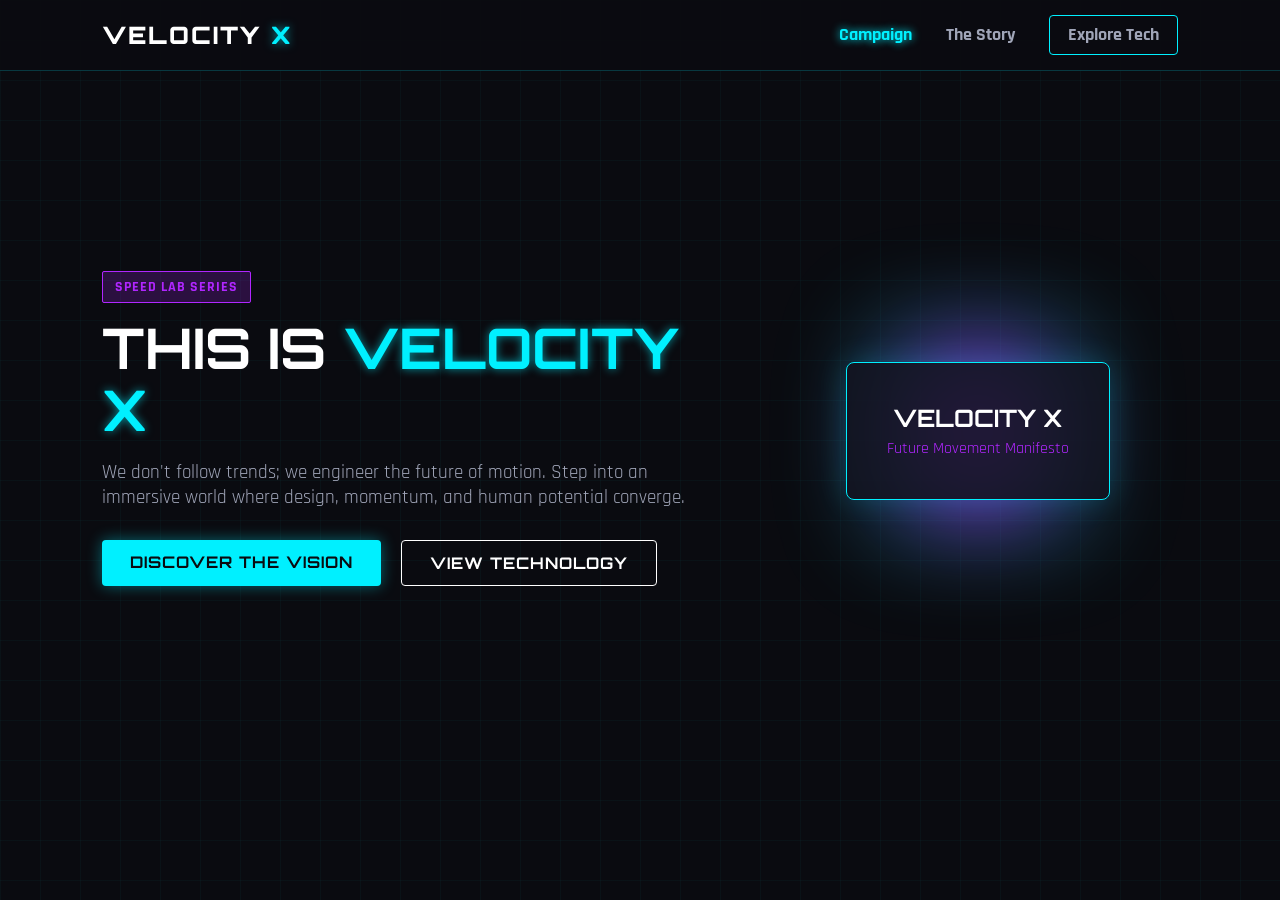
<file: index.html>
<!DOCTYPE html>
<html lang="en">
<head>
    <meta charset="UTF-8">
    <meta name="viewport" content="width=device-width, initial-scale=1.0">
    <title>Velocity X | Brand Campaign</title>
    <link rel="stylesheet" href="style.css">
    <link href="https://fonts.googleapis.com/css2?family=Orbitron:wght@400;700;900&family=Rajdhani:wght@500;700&display=swap" rel="stylesheet">
</head>
<body class="neon-theme">
    <header class="navbar">
        <div class="logo">VELOCITY <span class="highlight">X</span></div>
        <nav>
            <a href="index.html" class="active">Campaign</a>
            <a href="story.html">The Story</a>
            <a href="experience.html" class="cta-nav">Explore Tech</a>
        </nav>
    </header>

    <main class="hero-section">
        <div class="hero-content">
            <span class="badge">SPEED LAB SERIES</span>
            <h1>THIS IS <span class="highlight">VELOCITY X</span></h1>
            <p>We don't follow trends; we engineer the future of motion. Step into an immersive world where design, momentum, and human potential converge.</p>
            <div class="hero-buttons">
                <a href="story.html" class="btn primary-btn">Discover The Vision</a>
                <a href="experience.html" class="btn secondary-btn">View Technology</a>
            </div>
        </div>
        <div class="hero-image-container">
            <div class="glow-orb"></div>
            <div class="shoe-placeholder-card">
                <h3>VELOCITY X</h3>
                <p class="sub">Future Movement Manifesto</p>
            </div>
        </div>
    </main>

    <script src="script.js"></script>
</body>
</html>
</file>
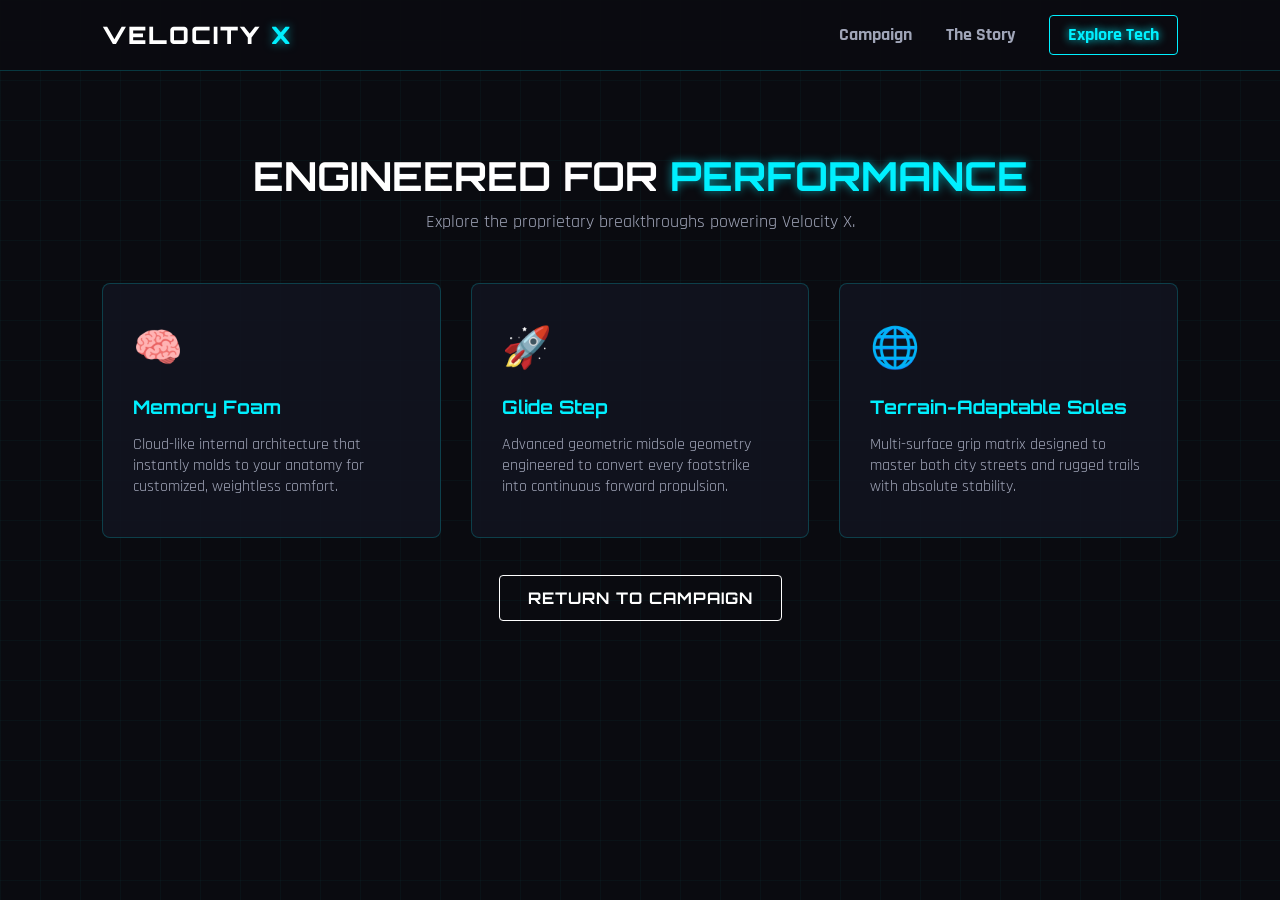
<file: experience.html>
<!DOCTYPE html>
<html lang="en">
<head>
    <meta charset="UTF-8">
    <meta name="viewport" content="width=device-width, initial-scale=1.0">
    <title>Technology | Velocity X</title>
    <link rel="stylesheet" href="style.css">
    <link href="https://fonts.googleapis.com/css2?family=Orbitron:wght@400;700;900&family=Rajdhani:wght@500;700&display=swap" rel="stylesheet">
</head>
<body class="neon-theme">
    <header class="navbar">
        <div class="logo">VELOCITY <span class="highlight">X</span></div>
        <nav>
            <a href="index.html">Campaign</a>
            <a href="story.html">The Story</a>
            <a href="experience.html" class="cta-nav active">Explore Tech</a>
        </nav>
    </header>

    <section class="features-section">
        <h2>ENGINEERED FOR <span class="highlight">PERFORMANCE</span></h2>
        <p class="section-subtitle">Explore the proprietary breakthroughs powering Velocity X.</p>
        
        <div class="feature-grid">
            <div class="feature-card">
                <div class="icon-box">🧠</div>
                <h3>Memory Foam</h3>
                <p>Cloud-like internal architecture that instantly molds to your anatomy for customized, weightless comfort.</p>
            </div>
            <div class="feature-card">
                <div class="icon-box">🚀</div>
                <h3>Glide Step</h3>
                <p>Advanced geometric midsole geometry engineered to convert every footstrike into continuous forward propulsion.</p>
            </div>
            <div class="feature-card">
                <div class="icon-box">🌐</div>
                <h3>Terrain-Adaptable Soles</h3>
                <p>Multi-surface grip matrix designed to master both city streets and rugged trails with absolute stability.</p>
            </div>
        </div>

        <div class="center-action">
            <a href="index.html" class="btn secondary-btn">Return to Campaign</a>
        </div>
    </section>

    <script src="script.js"></script>
</body>
</html>
</file>
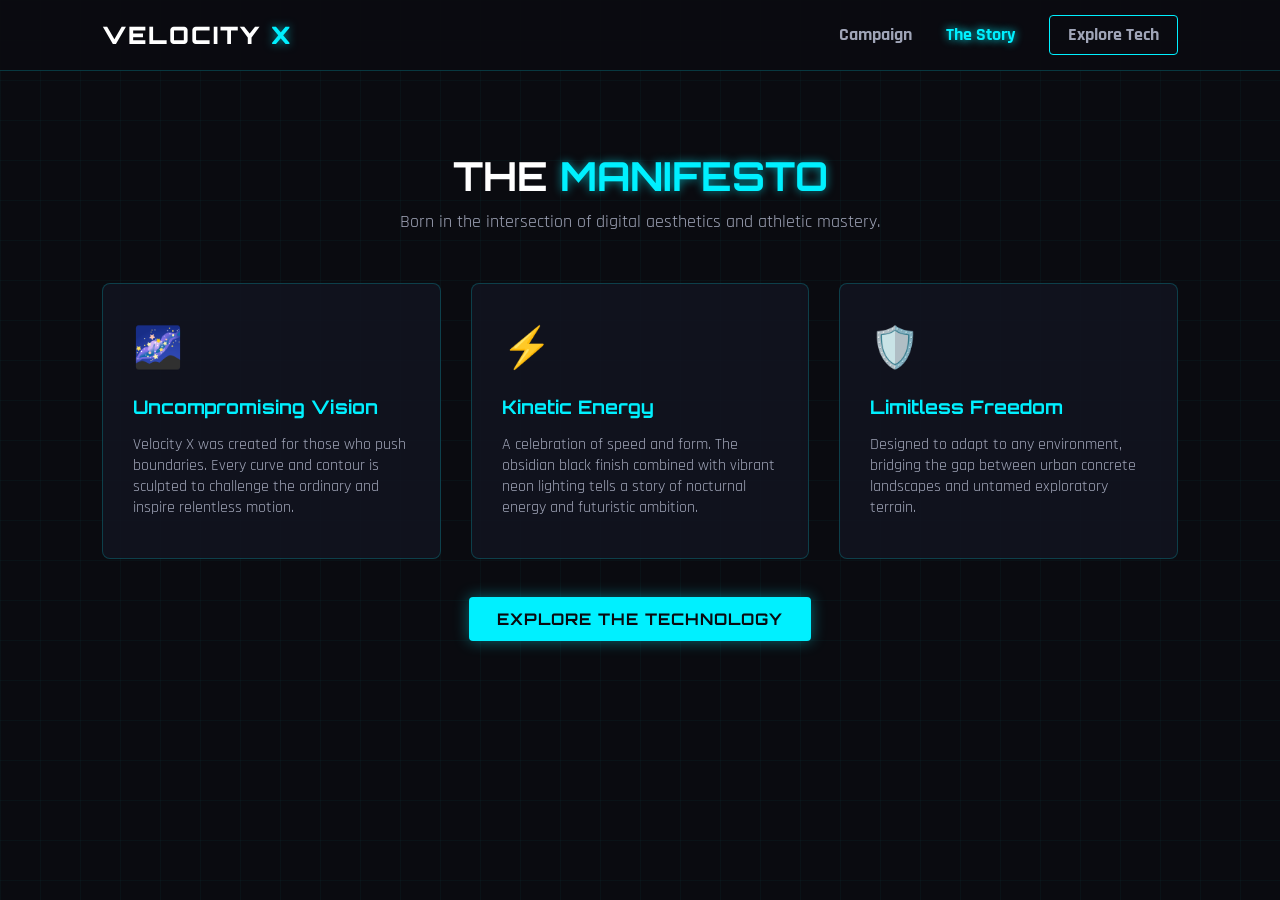
<file: story.html>
<!DOCTYPE html>
<html lang="en">
<head>
    <meta charset="UTF-8">
    <meta name="viewport" content="width=device-width, initial-scale=1.0">
    <title>The Story | Velocity X</title>
    <link rel="stylesheet" href="style.css">
    <link href="https://fonts.googleapis.com/css2?family=Orbitron:wght@400;700;900&family=Rajdhani:wght@500;700&display=swap" rel="stylesheet">
</head>
<body class="neon-theme">
    <header class="navbar">
        <div class="logo">VELOCITY <span class="highlight">X</span></div>
        <nav>
            <a href="index.html">Campaign</a>
            <a href="story.html" class="active">The Story</a>
            <a href="experience.html" class="cta-nav">Explore Tech</a>
        </nav>
    </header>

    <section class="features-section">
        <h2>THE <span class="highlight">MANIFESTO</span></h2>
        <p class="section-subtitle">Born in the intersection of digital aesthetics and athletic mastery.</p>
        
        <div class="feature-grid">
            <div class="feature-card">
                <div class="icon-box">🌌</div>
                <h3>Uncompromising Vision</h3>
                <p>Velocity X was created for those who push boundaries. Every curve and contour is sculpted to challenge the ordinary and inspire relentless motion.</p>
            </div>
            <div class="feature-card">
                <div class="icon-box">⚡</div>
                <h3>Kinetic Energy</h3>
                <p>A celebration of speed and form. The obsidian black finish combined with vibrant neon lighting tells a story of nocturnal energy and futuristic ambition.</p>
            </div>
            <div class="feature-card">
                <div class="icon-box">🛡️</div>
                <h3>Limitless Freedom</h3>
                <p>Designed to adapt to any environment, bridging the gap between urban concrete landscapes and untamed exploratory terrain.</p>
            </div>
        </div>

        <div class="center-action">
            <a href="experience.html" class="btn primary-btn">Explore The Technology</a>
        </div>
    </section>

    <script src="script.js"></script>
</body>
</html>
</file>
<file: style.css>
:root {
    --bg-dark: #0a0b10;
    --panel-bg: rgba(18, 20, 32, 0.85);
    --neon-cyan: #00f0ff;
    --neon-purple: #b026ff;
    --text-white: #ffffff;
    --text-gray: #a0a5b8;
}

* {
    margin: 0;
    padding: 0;
    box-sizing: border-box;
}

body {
    background-color: var(--bg-dark);
    color: var(--text-white);
    font-family: 'Rajdhani', sans-serif;
    overflow-x: hidden;
    background-image: 
        linear-gradient(rgba(0, 240, 255, 0.03) 1px, transparent 1px),
        linear-gradient(90deg, rgba(0, 240, 255, 0.03) 1px, transparent 1px);
    background-size: 40px 40px;
}

.navbar {
    display: flex;
    justify-content: space-between;
    align-items: center;
    padding: 20px 8%;
    background: rgba(10, 11, 16, 0.9);
    border-bottom: 1px solid rgba(0, 240, 255, 0.2);
    position: sticky;
    top: 0;
    z-index: 100;
}

.logo {
    font-family: 'Orbitron', sans-serif;
    font-size: 1.5rem;
    font-weight: 900;
    letter-spacing: 2px;
}

.highlight {
    color: var(--neon-cyan);
    text-shadow: 0 0 10px rgba(0, 240, 255, 0.6);
}

nav a {
    color: var(--text-gray);
    text-decoration: none;
    margin-left: 30px;
    font-size: 1.1rem;
    font-weight: 700;
    transition: 0.3s ease;
}

nav a:hover, nav a.active {
    color: var(--neon-cyan);
    text-shadow: 0 0 8px var(--neon-cyan);
}

.cta-nav {
    border: 1px solid var(--neon-cyan);
    padding: 8px 18px;
    border-radius: 4px;
}

.hero-section {
    display: flex;
    align-items: center;
    justify-content: space-between;
    padding: 80px 8%;
    min-height: 80vh;
}

.hero-content {
    max-width: 600px;
}

.badge {
    background: rgba(176, 38, 255, 0.2);
    color: var(--neon-purple);
    border: 1px solid var(--neon-purple);
    padding: 6px 12px;
    font-size: 0.85rem;
    font-weight: 700;
    letter-spacing: 1px;
    border-radius: 2px;
}

h1 {
    font-family: 'Orbitron', sans-serif;
    font-size: 3.5rem;
    line-height: 1.1;
    margin: 20px 0;
}

.hero-content p {
    color: var(--text-gray);
    font-size: 1.2rem;
    margin-bottom: 30px;
}

.hero-buttons {
    display: flex;
    gap: 20px;
}

.btn {
    padding: 12px 28px;
    font-family: 'Orbitron', sans-serif;
    font-weight: 700;
    text-decoration: none;
    text-transform: uppercase;
    letter-spacing: 1px;
    border-radius: 4px;
    transition: 0.3s;
}

.primary-btn {
    background: var(--neon-cyan);
    color: var(--bg-dark);
    box-shadow: 0 0 15px rgba(0, 240, 255, 0.4);
}

.primary-btn:hover {
    background: transparent;
    color: var(--neon-cyan);
    border: 1px solid var(--neon-cyan);
    box-shadow: 0 0 25px var(--neon-cyan);
}

.secondary-btn {
    background: transparent;
    color: var(--text-white);
    border: 1px solid var(--text-white);
}

.secondary-btn:hover {
    border-color: var(--neon-purple);
    color: var(--neon-purple);
    box-shadow: 0 0 15px rgba(176, 38, 255, 0.4);
}

.hero-image-container {
    position: relative;
    width: 400px;
    height: 400px;
    display: flex;
    align-items: center;
    justify-content: center;
}

.glow-orb {
    position: absolute;
    width: 250px;
    height: 250px;
    background: radial-gradient(circle, var(--neon-purple) 0%, rgba(0,240,255,0.2) 70%, transparent 100%);
    filter: blur(40px);
    z-index: 1;
}

.shoe-placeholder-card {
    position: relative;
    z-index: 2;
    background: var(--panel-bg);
    border: 1px solid var(--neon-cyan);
    padding: 40px;
    text-align: center;
    box-shadow: 0 0 30px rgba(0, 240, 255, 0.2);
    border-radius: 8px;
}

.shoe-placeholder-card h3 {
    font-family: 'Orbitron', sans-serif;
    font-size: 1.5rem;
}

.shoe-placeholder-card .sub {
    color: var(--neon-purple);
    margin-top: 5px;
}

.features-section {
    padding: 80px 8%;
    text-align: center;
}

.features-section h2 {
    font-family: 'Orbitron', sans-serif;
    font-size: 2.5rem;
    margin-bottom: 10px;
}

.section-subtitle {
    color: var(--text-gray);
    margin-bottom: 50px;
    font-size: 1.1rem;
}

.feature-grid {
    display: grid;
    grid-template-columns: repeat(auto-fit, minmax(280px, 1fr));
    gap: 30px;
    margin-bottom: 50px;
}

.feature-card {
    background: var(--panel-bg);
    border: 1px solid rgba(0, 240, 255, 0.2);
    padding: 40px 30px;
    border-radius: 8px;
    text-align: left;
    transition: 0.3s;
}

.feature-card:hover {
    border-color: var(--neon-cyan);
    box-shadow: 0 0 20px rgba(0, 240, 255, 0.3);
    transform: translateY(-5px);
}

.icon-box {
    font-size: 2.5rem;
    margin-bottom: 20px;
}

.feature-card h3 {
    font-family: 'Orbitron', sans-serif;
    margin-bottom: 15px;
    color: var(--neon-cyan);
}

.feature-card p {
    color: var(--text-gray);
}

.center-action {
    margin-top: 30px;
}
</file>
